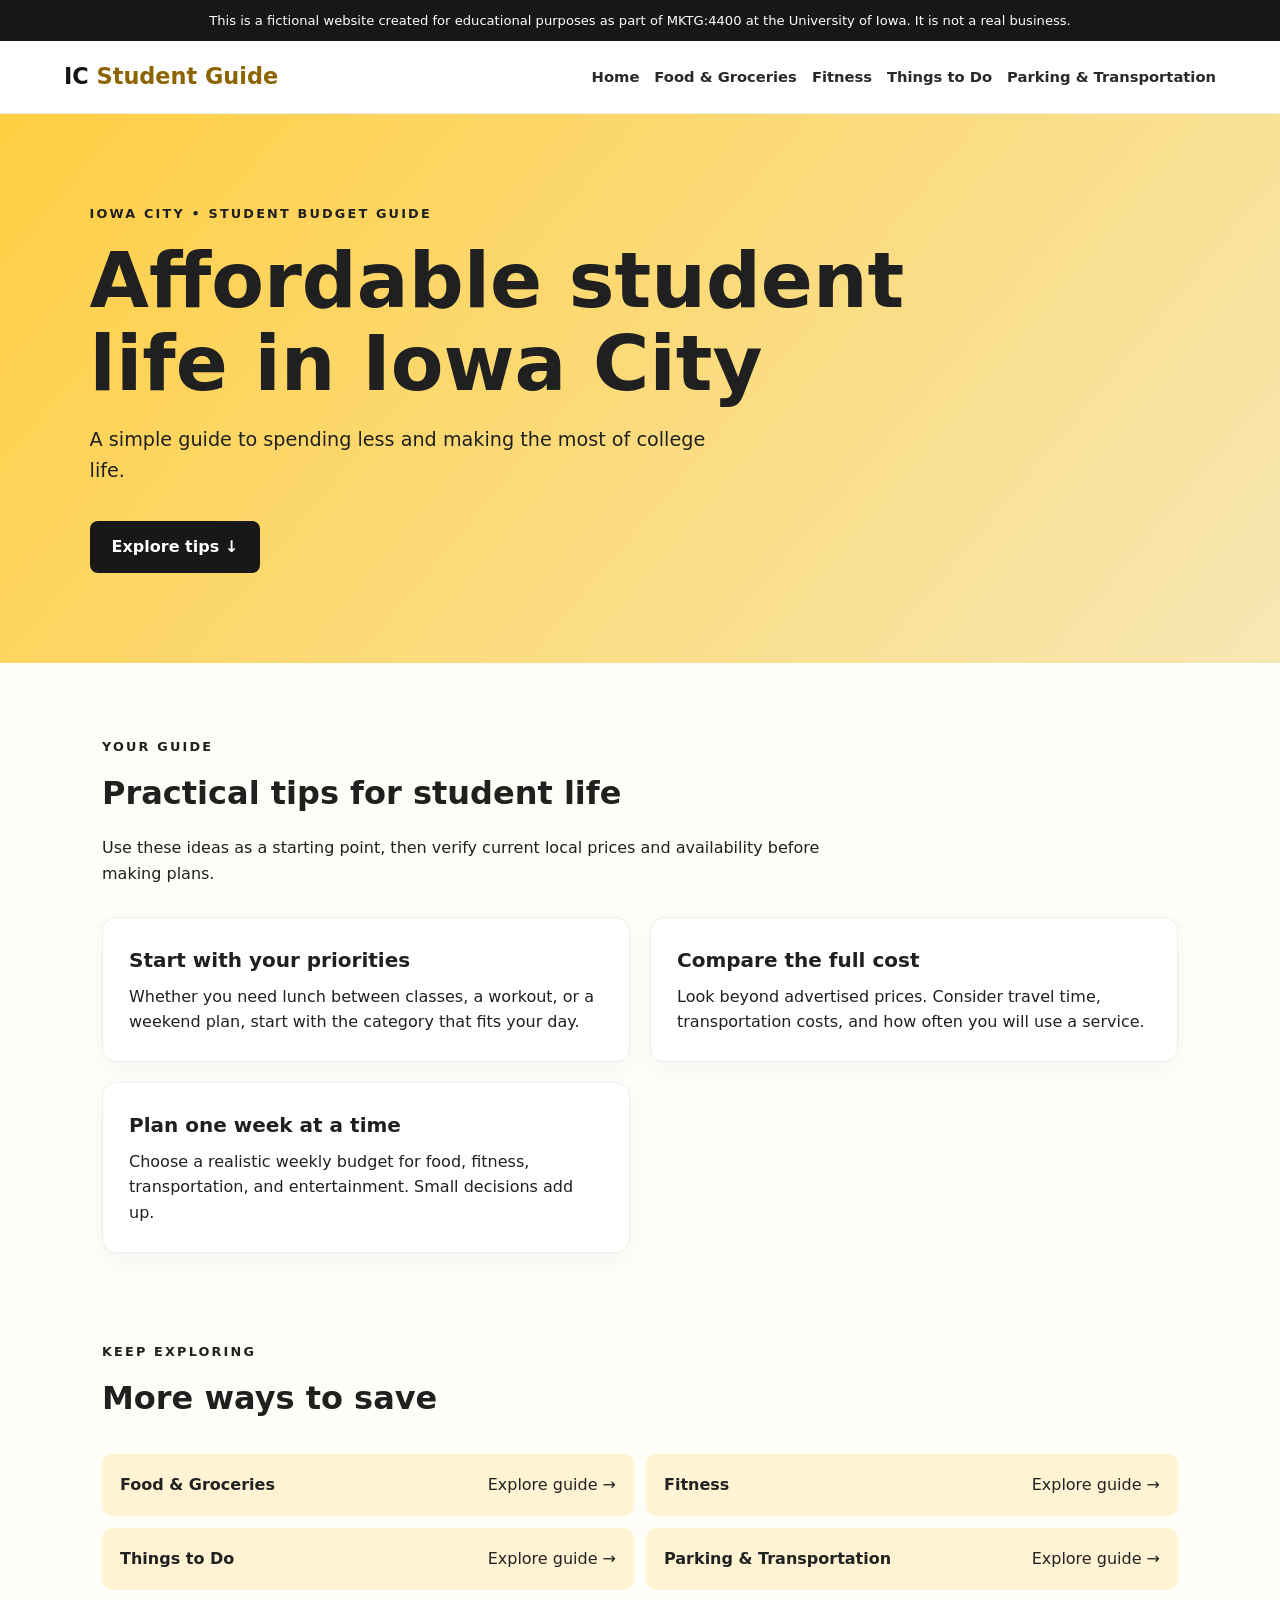
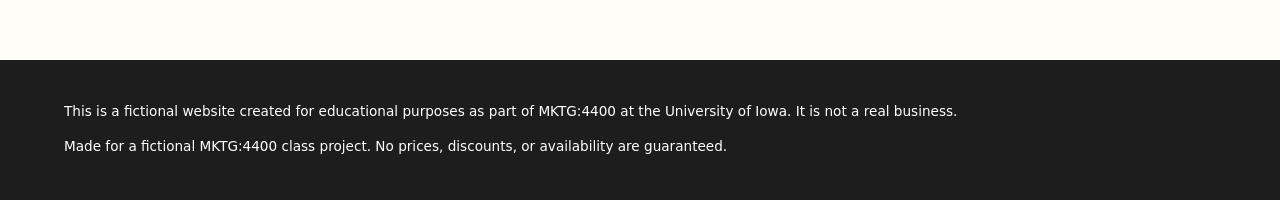
<file: index.html>
<!doctype html><html lang="en"><head><meta charset="utf-8"><meta name="viewport" content="width=device-width,initial-scale=1"><title>Iowa City College Student Guide | Student Budget Tips</title><meta name="description" content="Explore student-focused ideas for affordable food, fitness, activities, and transportation in Iowa City."><link rel="stylesheet" href="style.css"></head><body><div class="notice">This is a fictional website created for educational purposes as part of MKTG:4400 at the University of Iowa. It is not a real business.</div><header class="site-header"><a class="brand" href="index.html">IC <span>Student Guide</span></a><nav aria-label="Main navigation"><a href="index.html">Home</a><a href="food.html">Food &amp; Groceries</a><a href="fitness.html">Fitness</a><a href="activities.html">Things to Do</a><a href="transportation.html">Parking &amp; Transportation</a></nav></header><main><section class="hero"><div class="eyebrow">IOWA CITY • STUDENT BUDGET GUIDE</div><h1>Affordable student life in Iowa City</h1><p>A simple guide to spending less and making the most of college life.</p><a class="button" href="#tips">Explore tips ↓</a></section><section id="tips" class="content"><div class="section-heading"><span>YOUR GUIDE</span><h2>Practical tips for student life</h2><p>Use these ideas as a starting point, then verify current local prices and availability before making plans.</p></div><div class="grid"><article class="card"><h2>Start with your priorities</h2><p>Whether you need lunch between classes, a workout, or a weekend plan, start with the category that fits your day.</p></article><article class="card"><h2>Compare the full cost</h2><p>Look beyond advertised prices. Consider travel time, transportation costs, and how often you will use a service.</p></article><article class="card"><h2>Plan one week at a time</h2><p>Choose a realistic weekly budget for food, fitness, transportation, and entertainment. Small decisions add up.</p></article></div></section><section class="content related"><div class="section-heading"><span>KEEP EXPLORING</span><h2>More ways to save</h2></div><div class="linkgrid"><a class="tile" href="food.html"><strong>Food &amp; Groceries</strong><span>Explore guide →</span></a><a class="tile" href="fitness.html"><strong>Fitness</strong><span>Explore guide →</span></a><a class="tile" href="activities.html"><strong>Things to Do</strong><span>Explore guide →</span></a><a class="tile" href="transportation.html"><strong>Parking &amp; Transportation</strong><span>Explore guide →</span></a></div></section></main><footer><p>This is a fictional website created for educational purposes as part of MKTG:4400 at the University of Iowa. It is not a real business.</p><p>Made for a fictional MKTG:4400 class project. No prices, discounts, or availability are guaranteed.</p></footer></body></html>
</file>
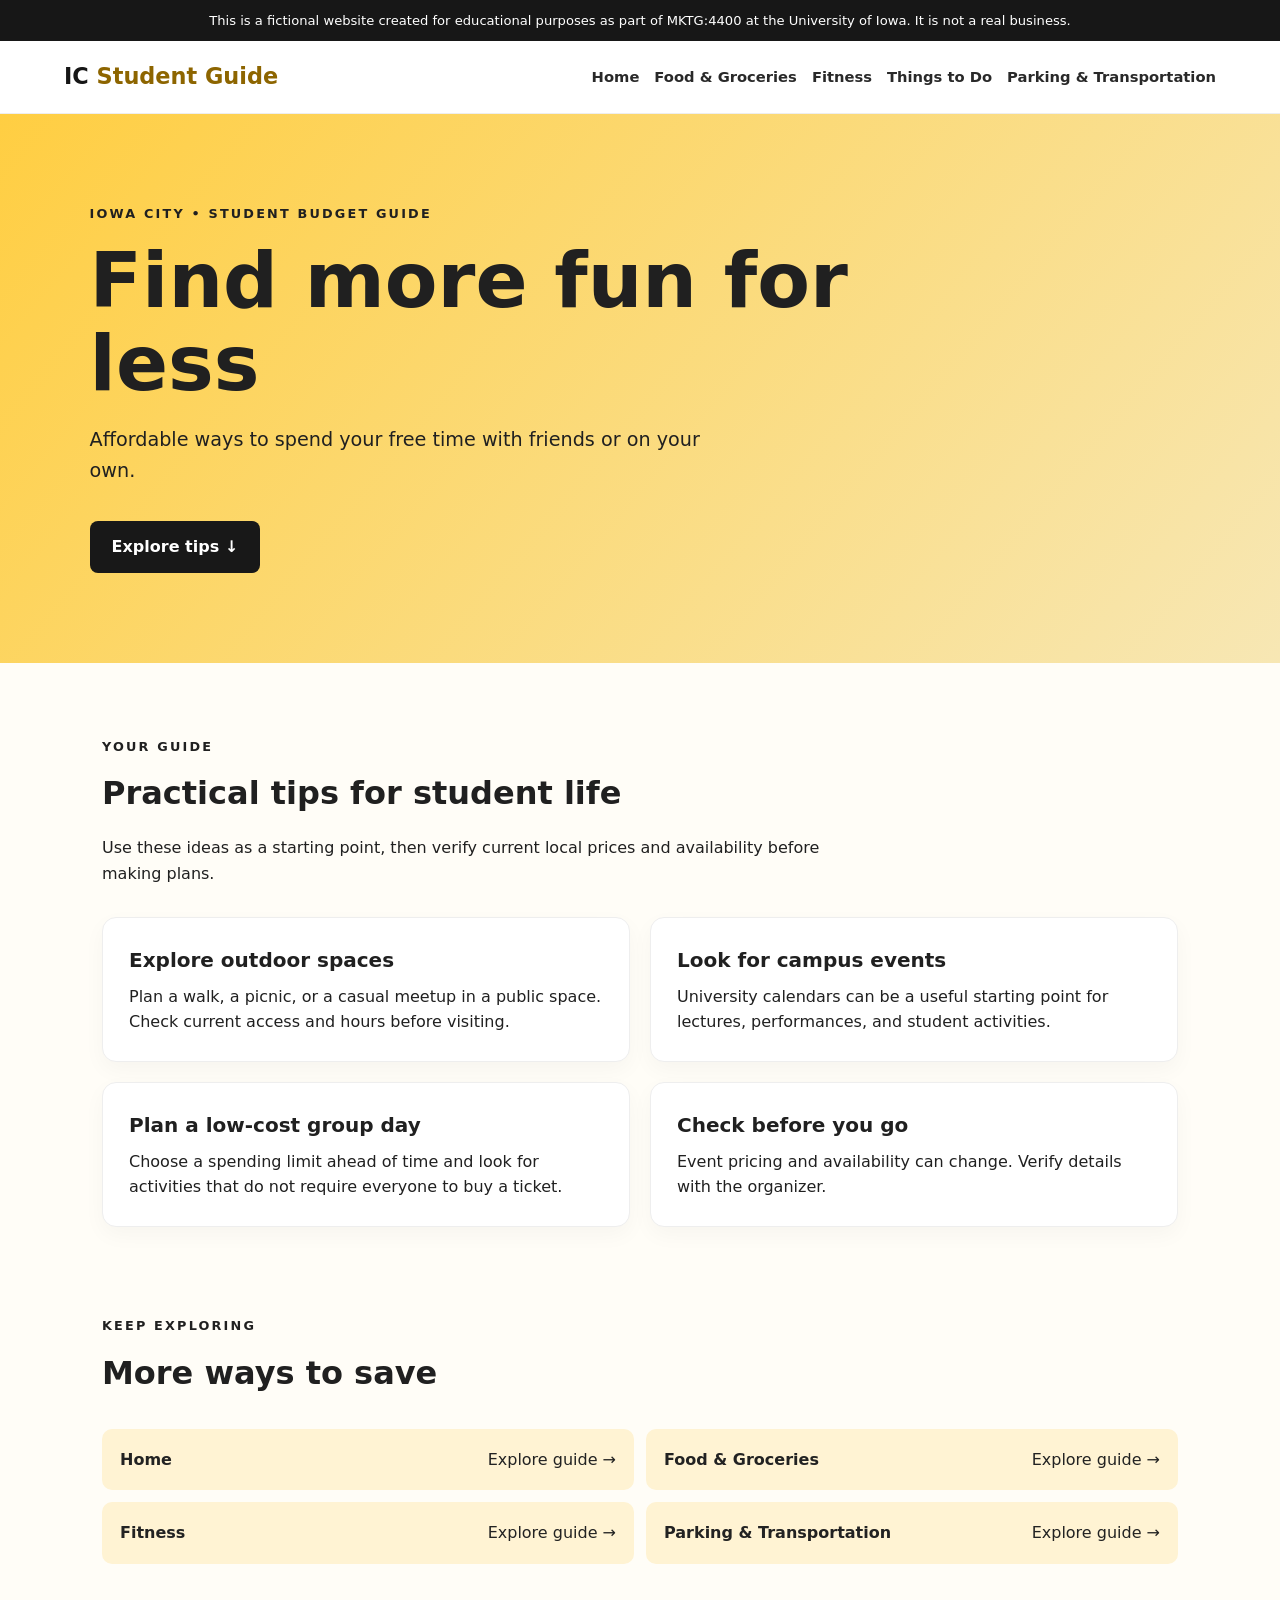
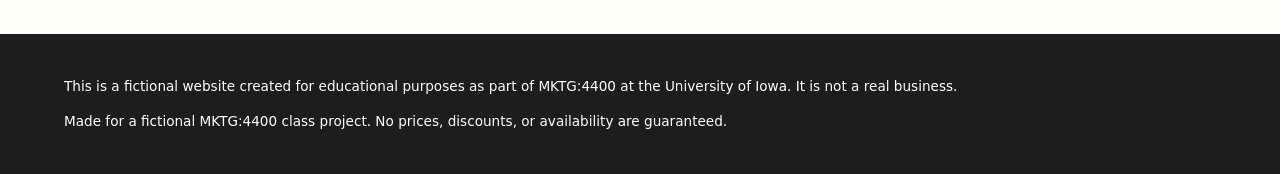
<file: activities.html>
<!doctype html><html lang="en"><head><meta charset="utf-8"><meta name="viewport" content="width=device-width,initial-scale=1"><title>Free &amp; Cheap Things to Do in Iowa City | Student Guide</title><meta name="description" content="Discover ideas for free and inexpensive activities for college students in Iowa City."><link rel="stylesheet" href="style.css"></head><body><div class="notice">This is a fictional website created for educational purposes as part of MKTG:4400 at the University of Iowa. It is not a real business.</div><header class="site-header"><a class="brand" href="index.html">IC <span>Student Guide</span></a><nav aria-label="Main navigation"><a href="index.html">Home</a><a href="food.html">Food &amp; Groceries</a><a href="fitness.html">Fitness</a><a href="activities.html">Things to Do</a><a href="transportation.html">Parking &amp; Transportation</a></nav></header><main><section class="hero"><div class="eyebrow">IOWA CITY • STUDENT BUDGET GUIDE</div><h1>Find more fun for less</h1><p>Affordable ways to spend your free time with friends or on your own.</p><a class="button" href="#tips">Explore tips ↓</a></section><section id="tips" class="content"><div class="section-heading"><span>YOUR GUIDE</span><h2>Practical tips for student life</h2><p>Use these ideas as a starting point, then verify current local prices and availability before making plans.</p></div><div class="grid"><article class="card"><h2>Explore outdoor spaces</h2><p>Plan a walk, a picnic, or a casual meetup in a public space. Check current access and hours before visiting.</p></article><article class="card"><h2>Look for campus events</h2><p>University calendars can be a useful starting point for lectures, performances, and student activities.</p></article><article class="card"><h2>Plan a low-cost group day</h2><p>Choose a spending limit ahead of time and look for activities that do not require everyone to buy a ticket.</p></article><article class="card"><h2>Check before you go</h2><p>Event pricing and availability can change. Verify details with the organizer.</p></article></div></section><section class="content related"><div class="section-heading"><span>KEEP EXPLORING</span><h2>More ways to save</h2></div><div class="linkgrid"><a class="tile" href="index.html"><strong>Home</strong><span>Explore guide →</span></a><a class="tile" href="food.html"><strong>Food &amp; Groceries</strong><span>Explore guide →</span></a><a class="tile" href="fitness.html"><strong>Fitness</strong><span>Explore guide →</span></a><a class="tile" href="transportation.html"><strong>Parking &amp; Transportation</strong><span>Explore guide →</span></a></div></section></main><footer><p>This is a fictional website created for educational purposes as part of MKTG:4400 at the University of Iowa. It is not a real business.</p><p>Made for a fictional MKTG:4400 class project. No prices, discounts, or availability are guaranteed.</p></footer></body></html>
</file>
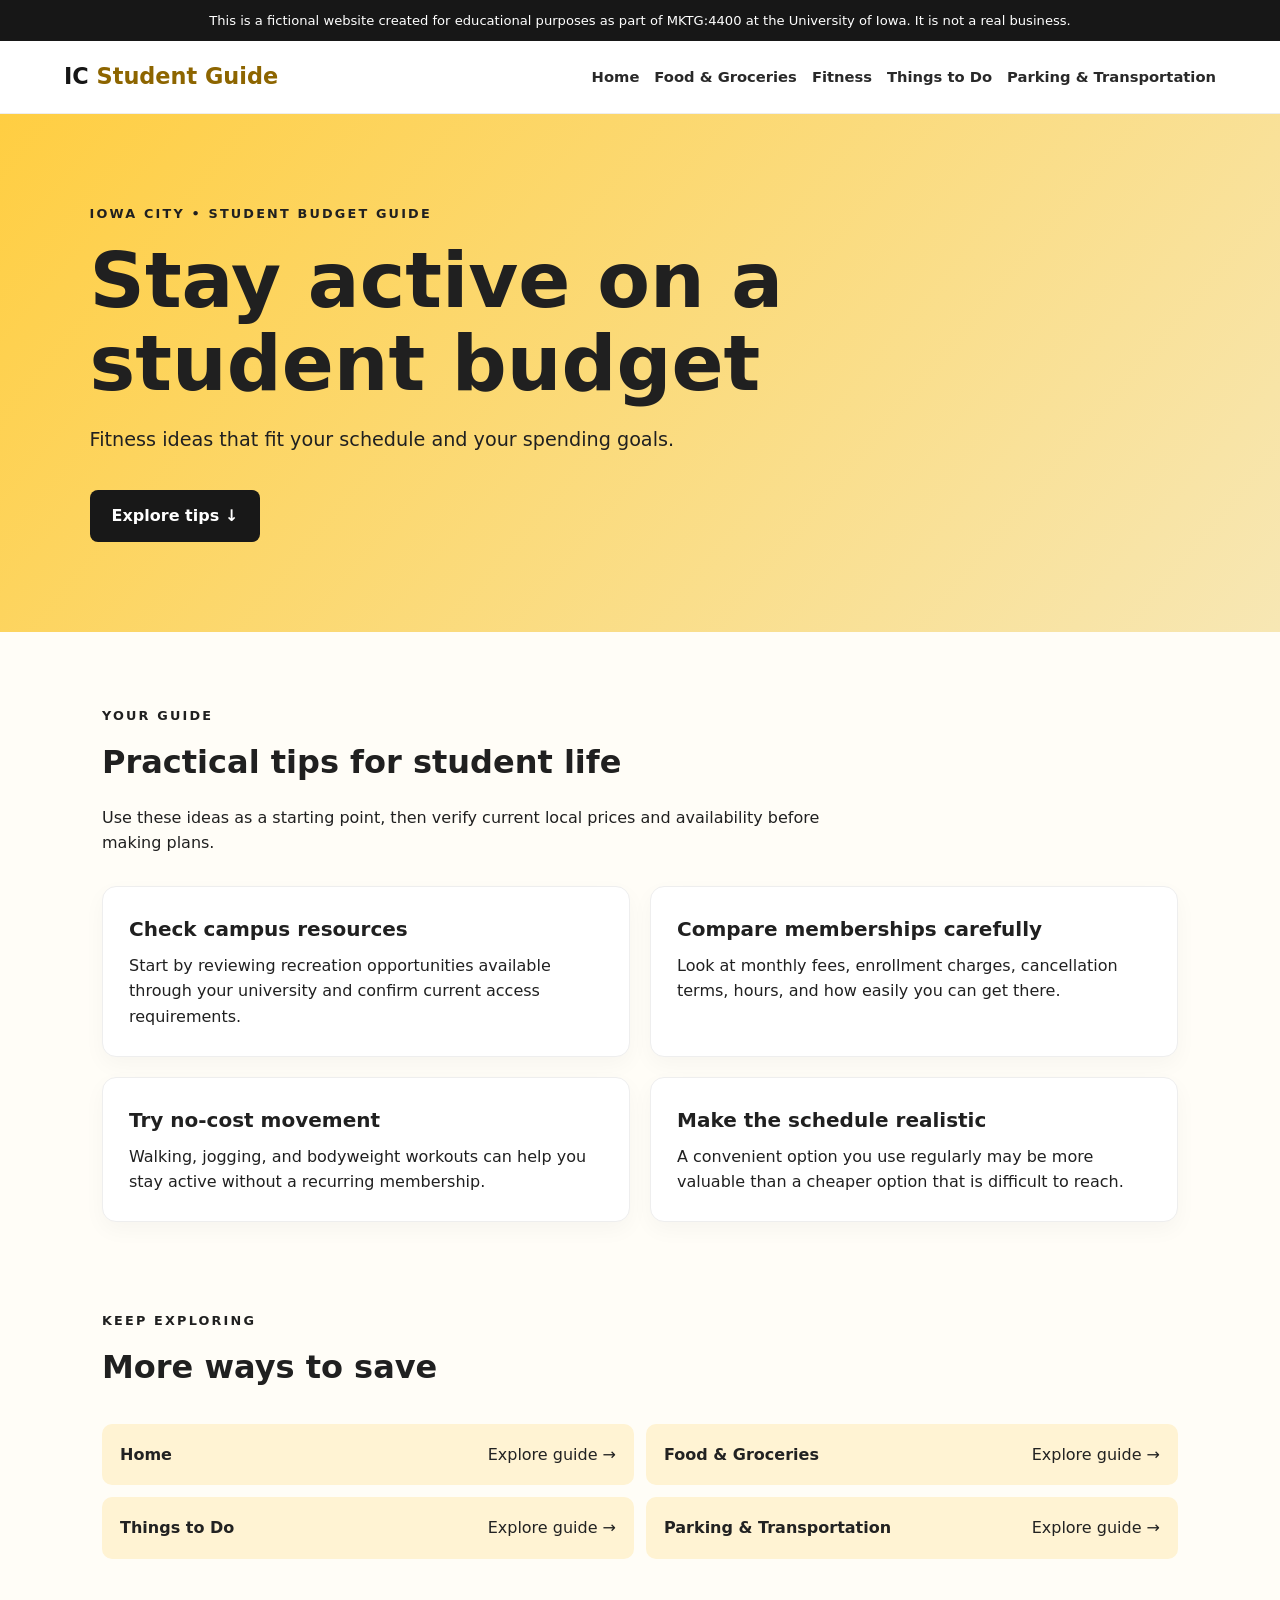
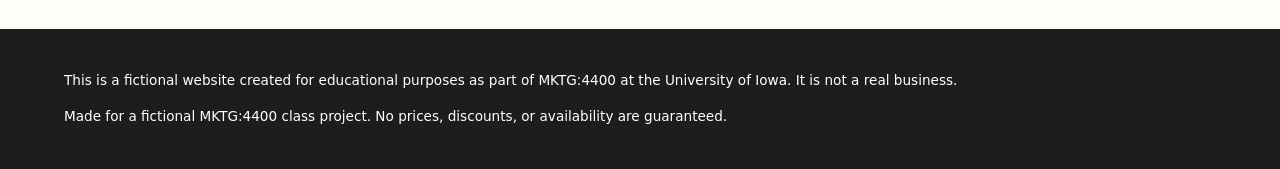
<file: fitness.html>
<!doctype html><html lang="en"><head><meta charset="utf-8"><meta name="viewport" content="width=device-width,initial-scale=1"><title>Budget-Friendly Fitness in Iowa City | Student Guide</title><meta name="description" content="Compare student-friendly fitness options and low-cost ways to stay active in Iowa City."><link rel="stylesheet" href="style.css"></head><body><div class="notice">This is a fictional website created for educational purposes as part of MKTG:4400 at the University of Iowa. It is not a real business.</div><header class="site-header"><a class="brand" href="index.html">IC <span>Student Guide</span></a><nav aria-label="Main navigation"><a href="index.html">Home</a><a href="food.html">Food &amp; Groceries</a><a href="fitness.html">Fitness</a><a href="activities.html">Things to Do</a><a href="transportation.html">Parking &amp; Transportation</a></nav></header><main><section class="hero"><div class="eyebrow">IOWA CITY • STUDENT BUDGET GUIDE</div><h1>Stay active on a student budget</h1><p>Fitness ideas that fit your schedule and your spending goals.</p><a class="button" href="#tips">Explore tips ↓</a></section><section id="tips" class="content"><div class="section-heading"><span>YOUR GUIDE</span><h2>Practical tips for student life</h2><p>Use these ideas as a starting point, then verify current local prices and availability before making plans.</p></div><div class="grid"><article class="card"><h2>Check campus resources</h2><p>Start by reviewing recreation opportunities available through your university and confirm current access requirements.</p></article><article class="card"><h2>Compare memberships carefully</h2><p>Look at monthly fees, enrollment charges, cancellation terms, hours, and how easily you can get there.</p></article><article class="card"><h2>Try no-cost movement</h2><p>Walking, jogging, and bodyweight workouts can help you stay active without a recurring membership.</p></article><article class="card"><h2>Make the schedule realistic</h2><p>A convenient option you use regularly may be more valuable than a cheaper option that is difficult to reach.</p></article></div></section><section class="content related"><div class="section-heading"><span>KEEP EXPLORING</span><h2>More ways to save</h2></div><div class="linkgrid"><a class="tile" href="index.html"><strong>Home</strong><span>Explore guide →</span></a><a class="tile" href="food.html"><strong>Food &amp; Groceries</strong><span>Explore guide →</span></a><a class="tile" href="activities.html"><strong>Things to Do</strong><span>Explore guide →</span></a><a class="tile" href="transportation.html"><strong>Parking &amp; Transportation</strong><span>Explore guide →</span></a></div></section></main><footer><p>This is a fictional website created for educational purposes as part of MKTG:4400 at the University of Iowa. It is not a real business.</p><p>Made for a fictional MKTG:4400 class project. No prices, discounts, or availability are guaranteed.</p></footer></body></html>
</file>
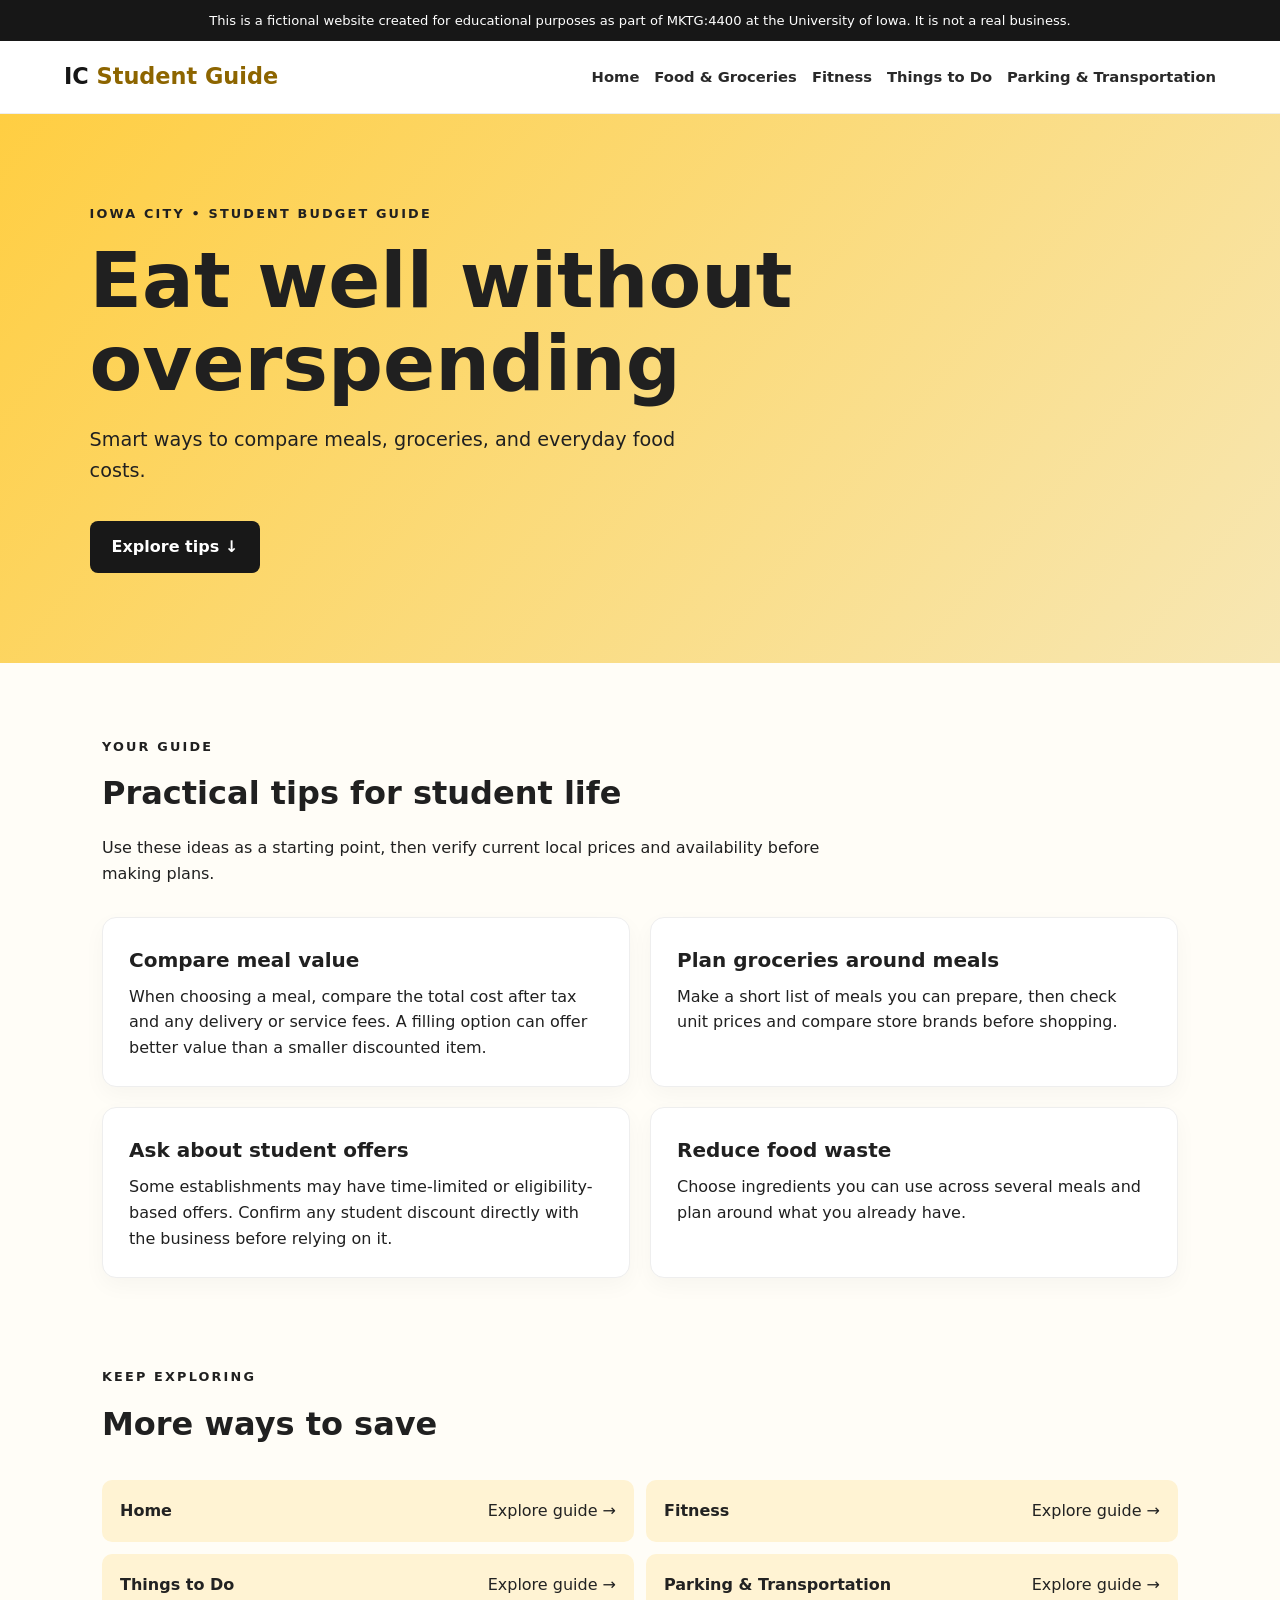
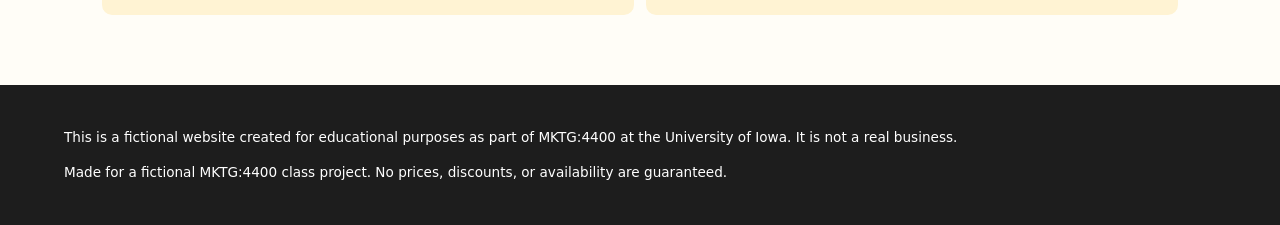
<file: food.html>
<!doctype html><html lang="en"><head><meta charset="utf-8"><meta name="viewport" content="width=device-width,initial-scale=1"><title>Affordable Food &amp; Groceries in Iowa City | Student Guide</title><meta name="description" content="Explore budget-friendly food and grocery shopping strategies for Iowa City college students."><link rel="stylesheet" href="style.css"></head><body><div class="notice">This is a fictional website created for educational purposes as part of MKTG:4400 at the University of Iowa. It is not a real business.</div><header class="site-header"><a class="brand" href="index.html">IC <span>Student Guide</span></a><nav aria-label="Main navigation"><a href="index.html">Home</a><a href="food.html">Food &amp; Groceries</a><a href="fitness.html">Fitness</a><a href="activities.html">Things to Do</a><a href="transportation.html">Parking &amp; Transportation</a></nav></header><main><section class="hero"><div class="eyebrow">IOWA CITY • STUDENT BUDGET GUIDE</div><h1>Eat well without overspending</h1><p>Smart ways to compare meals, groceries, and everyday food costs.</p><a class="button" href="#tips">Explore tips ↓</a></section><section id="tips" class="content"><div class="section-heading"><span>YOUR GUIDE</span><h2>Practical tips for student life</h2><p>Use these ideas as a starting point, then verify current local prices and availability before making plans.</p></div><div class="grid"><article class="card"><h2>Compare meal value</h2><p>When choosing a meal, compare the total cost after tax and any delivery or service fees. A filling option can offer better value than a smaller discounted item.</p></article><article class="card"><h2>Plan groceries around meals</h2><p>Make a short list of meals you can prepare, then check unit prices and compare store brands before shopping.</p></article><article class="card"><h2>Ask about student offers</h2><p>Some establishments may have time-limited or eligibility-based offers. Confirm any student discount directly with the business before relying on it.</p></article><article class="card"><h2>Reduce food waste</h2><p>Choose ingredients you can use across several meals and plan around what you already have.</p></article></div></section><section class="content related"><div class="section-heading"><span>KEEP EXPLORING</span><h2>More ways to save</h2></div><div class="linkgrid"><a class="tile" href="index.html"><strong>Home</strong><span>Explore guide →</span></a><a class="tile" href="fitness.html"><strong>Fitness</strong><span>Explore guide →</span></a><a class="tile" href="activities.html"><strong>Things to Do</strong><span>Explore guide →</span></a><a class="tile" href="transportation.html"><strong>Parking &amp; Transportation</strong><span>Explore guide →</span></a></div></section></main><footer><p>This is a fictional website created for educational purposes as part of MKTG:4400 at the University of Iowa. It is not a real business.</p><p>Made for a fictional MKTG:4400 class project. No prices, discounts, or availability are guaranteed.</p></footer></body></html>
</file>
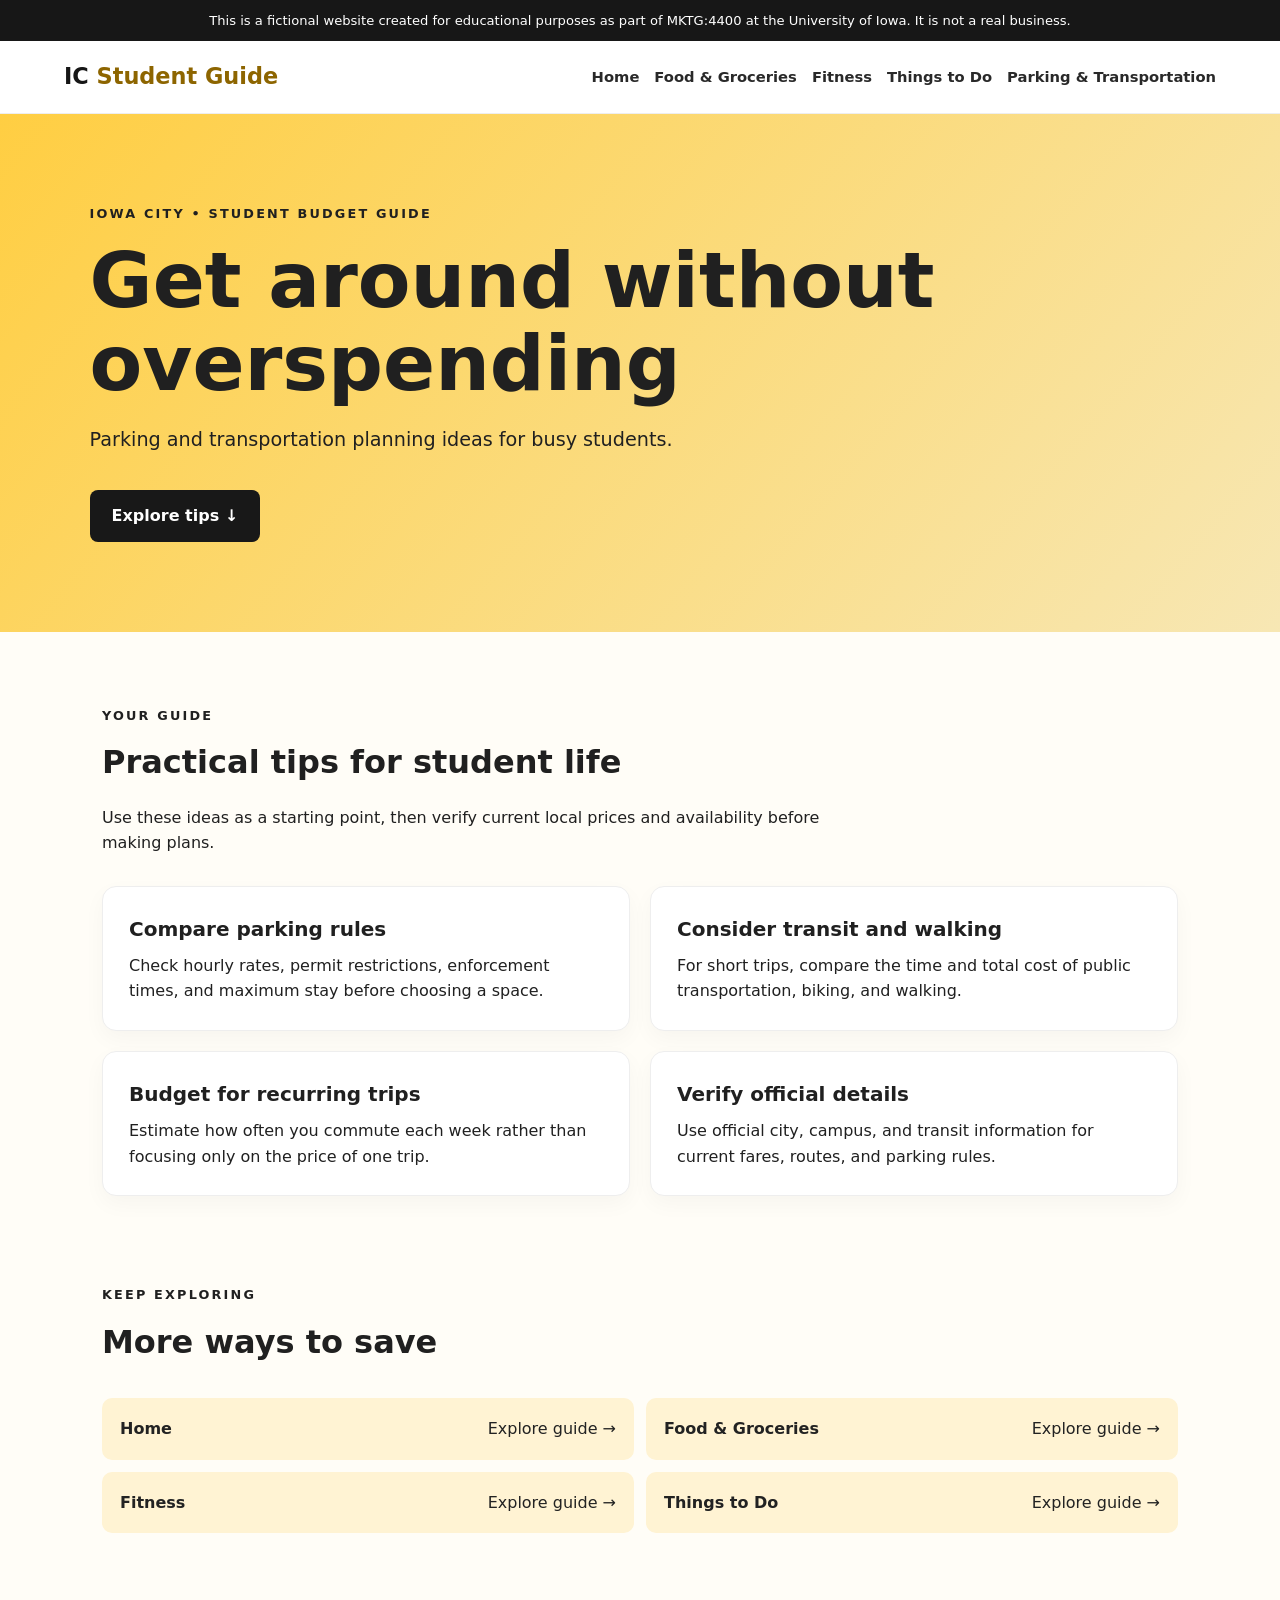
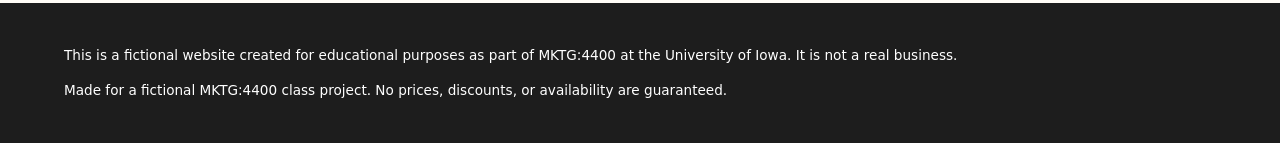
<file: transportation.html>
<!doctype html><html lang="en"><head><meta charset="utf-8"><meta name="viewport" content="width=device-width,initial-scale=1"><title>Student Parking &amp; Transportation in Iowa City | Guide</title><meta name="description" content="Learn how to compare parking and transportation options while planning a student budget in Iowa City."><link rel="stylesheet" href="style.css"></head><body><div class="notice">This is a fictional website created for educational purposes as part of MKTG:4400 at the University of Iowa. It is not a real business.</div><header class="site-header"><a class="brand" href="index.html">IC <span>Student Guide</span></a><nav aria-label="Main navigation"><a href="index.html">Home</a><a href="food.html">Food &amp; Groceries</a><a href="fitness.html">Fitness</a><a href="activities.html">Things to Do</a><a href="transportation.html">Parking &amp; Transportation</a></nav></header><main><section class="hero"><div class="eyebrow">IOWA CITY • STUDENT BUDGET GUIDE</div><h1>Get around without overspending</h1><p>Parking and transportation planning ideas for busy students.</p><a class="button" href="#tips">Explore tips ↓</a></section><section id="tips" class="content"><div class="section-heading"><span>YOUR GUIDE</span><h2>Practical tips for student life</h2><p>Use these ideas as a starting point, then verify current local prices and availability before making plans.</p></div><div class="grid"><article class="card"><h2>Compare parking rules</h2><p>Check hourly rates, permit restrictions, enforcement times, and maximum stay before choosing a space.</p></article><article class="card"><h2>Consider transit and walking</h2><p>For short trips, compare the time and total cost of public transportation, biking, and walking.</p></article><article class="card"><h2>Budget for recurring trips</h2><p>Estimate how often you commute each week rather than focusing only on the price of one trip.</p></article><article class="card"><h2>Verify official details</h2><p>Use official city, campus, and transit information for current fares, routes, and parking rules.</p></article></div></section><section class="content related"><div class="section-heading"><span>KEEP EXPLORING</span><h2>More ways to save</h2></div><div class="linkgrid"><a class="tile" href="index.html"><strong>Home</strong><span>Explore guide →</span></a><a class="tile" href="food.html"><strong>Food &amp; Groceries</strong><span>Explore guide →</span></a><a class="tile" href="fitness.html"><strong>Fitness</strong><span>Explore guide →</span></a><a class="tile" href="activities.html"><strong>Things to Do</strong><span>Explore guide →</span></a></div></section></main><footer><p>This is a fictional website created for educational purposes as part of MKTG:4400 at the University of Iowa. It is not a real business.</p><p>Made for a fictional MKTG:4400 class project. No prices, discounts, or availability are guaranteed.</p></footer></body></html>
</file>
<file: style.css>
*{box-sizing:border-box}html{scroll-behavior:smooth}body{margin:0;background:#fffdf7;color:#202020;font-family:system-ui,-apple-system,Segoe UI,sans-serif;line-height:1.6}.notice{background:#171717;color:white;padding:10px 5%;text-align:center;font-size:.82rem}.site-header{display:flex;justify-content:space-between;align-items:center;gap:20px;padding:18px 5%;background:white;border-bottom:1px solid #eee;flex-wrap:wrap}.brand{font-size:1.4rem;font-weight:900;text-decoration:none;color:#161616}.brand span{color:#8d6500}nav{display:flex;flex-wrap:wrap;gap:15px}nav a{color:#292929;text-decoration:none;font-weight:650;font-size:.92rem}nav a:hover,.tile:hover{color:#8d6500}.hero{padding:90px 7%;background:linear-gradient(130deg,#ffce42,#f7e7b4);min-height:400px}.eyebrow,.section-heading span{letter-spacing:.17em;font-size:.8rem;font-weight:800}.hero h1{font-size:clamp(2.5rem,6vw,5rem);max-width:900px;line-height:1.08;margin:16px 0}.hero p{font-size:1.2rem;max-width:620px}.button{display:inline-block;background:#181818;color:white;text-decoration:none;padding:13px 22px;border-radius:8px;font-weight:750;margin-top:15px}.content{max-width:1120px;margin:auto;padding:70px 22px}.section-heading{margin-bottom:30px}.section-heading h2{font-size:2rem;margin:10px 0}.section-heading p{max-width:720px}.grid{display:grid;grid-template-columns:repeat(2,minmax(0,1fr));gap:20px}.card{background:white;border:1px solid #eee;border-radius:14px;padding:26px;box-shadow:0 8px 22px #00000009}.card h2{font-size:1.25rem;margin:0 0 8px}.card p{margin:0}.related{padding-top:15px}.linkgrid{display:grid;grid-template-columns:repeat(2,minmax(0,1fr));gap:12px}.tile{background:#fff3d3;border-radius:10px;padding:18px;text-decoration:none;color:#222;display:flex;justify-content:space-between;gap:12px;flex-wrap:wrap}footer{background:#1d1d1d;color:white;padding:28px 5%;font-size:.85rem}footer p{max-width:1000px}@media(max-width:650px){.grid,.linkgrid{grid-template-columns:1fr}.hero{padding:60px 6%;min-height:auto}nav{gap:10px}.site-header{padding:15px 5%}}
</file>
